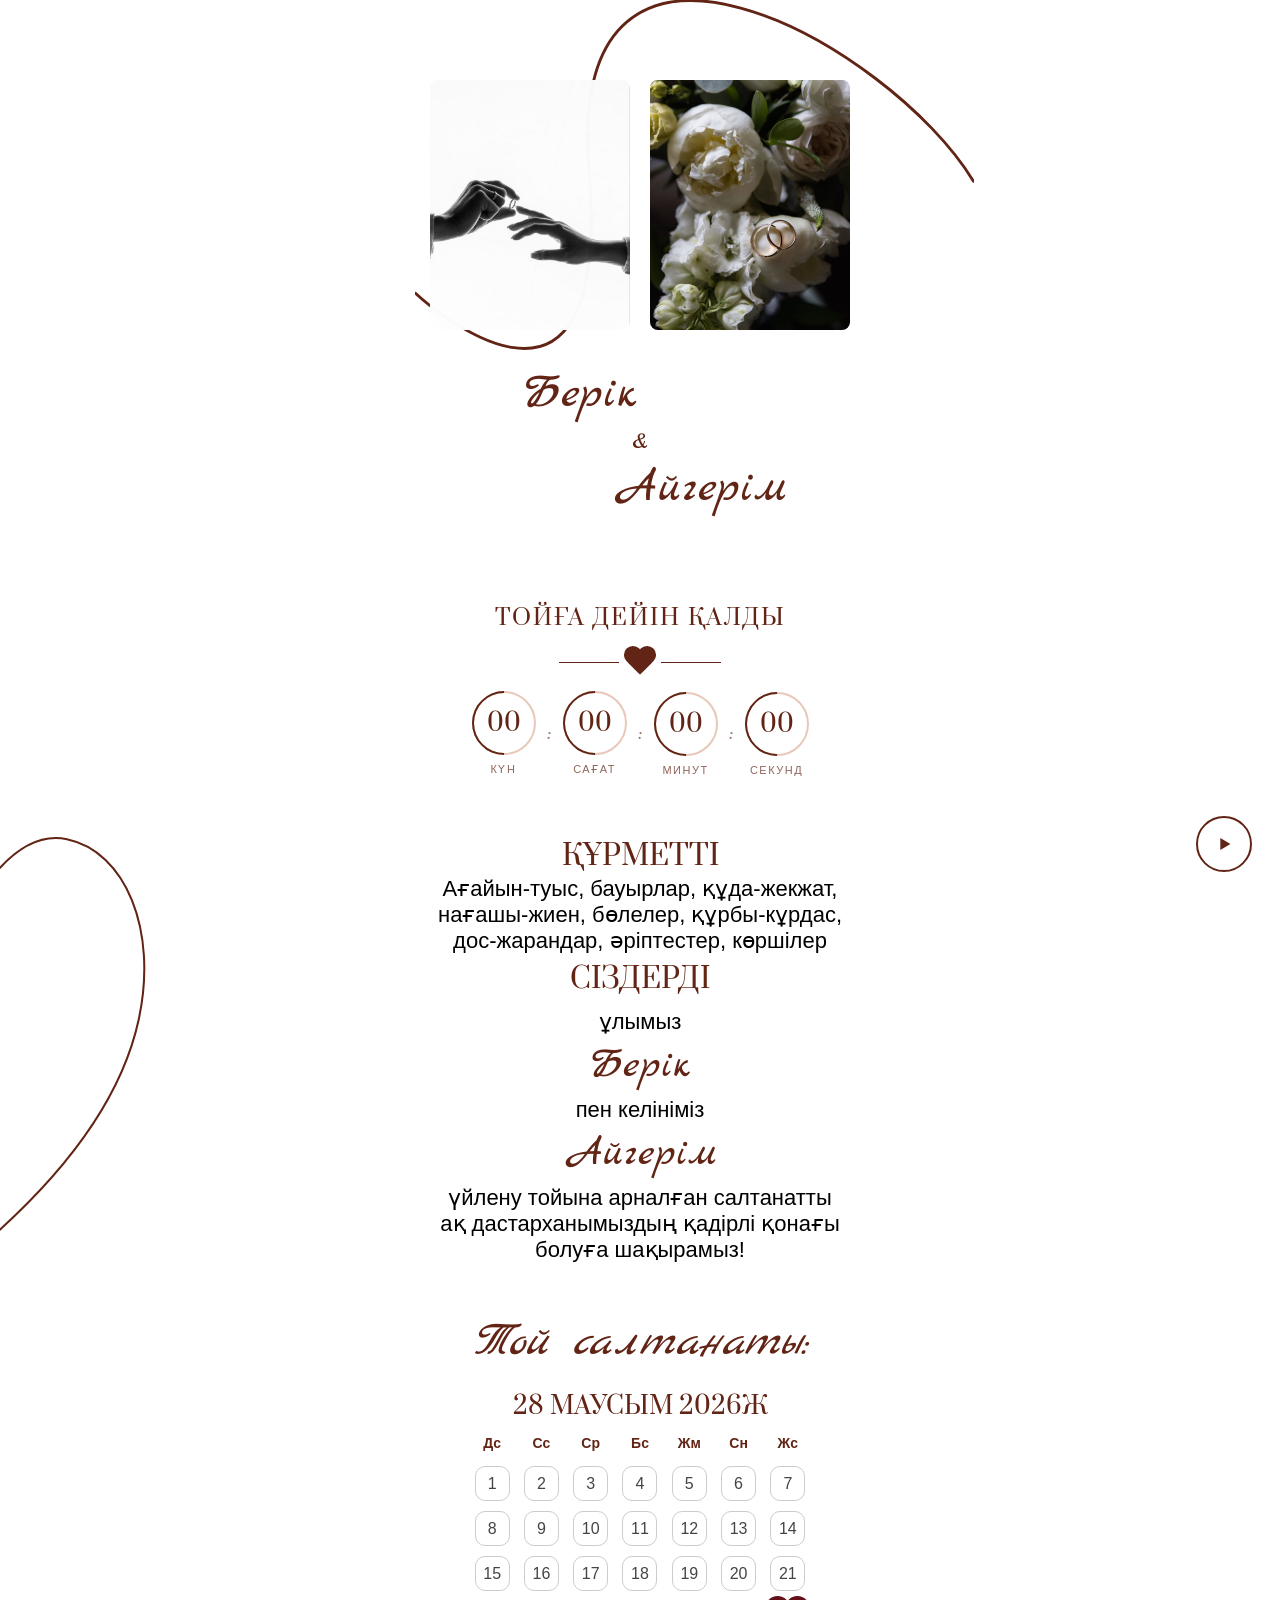
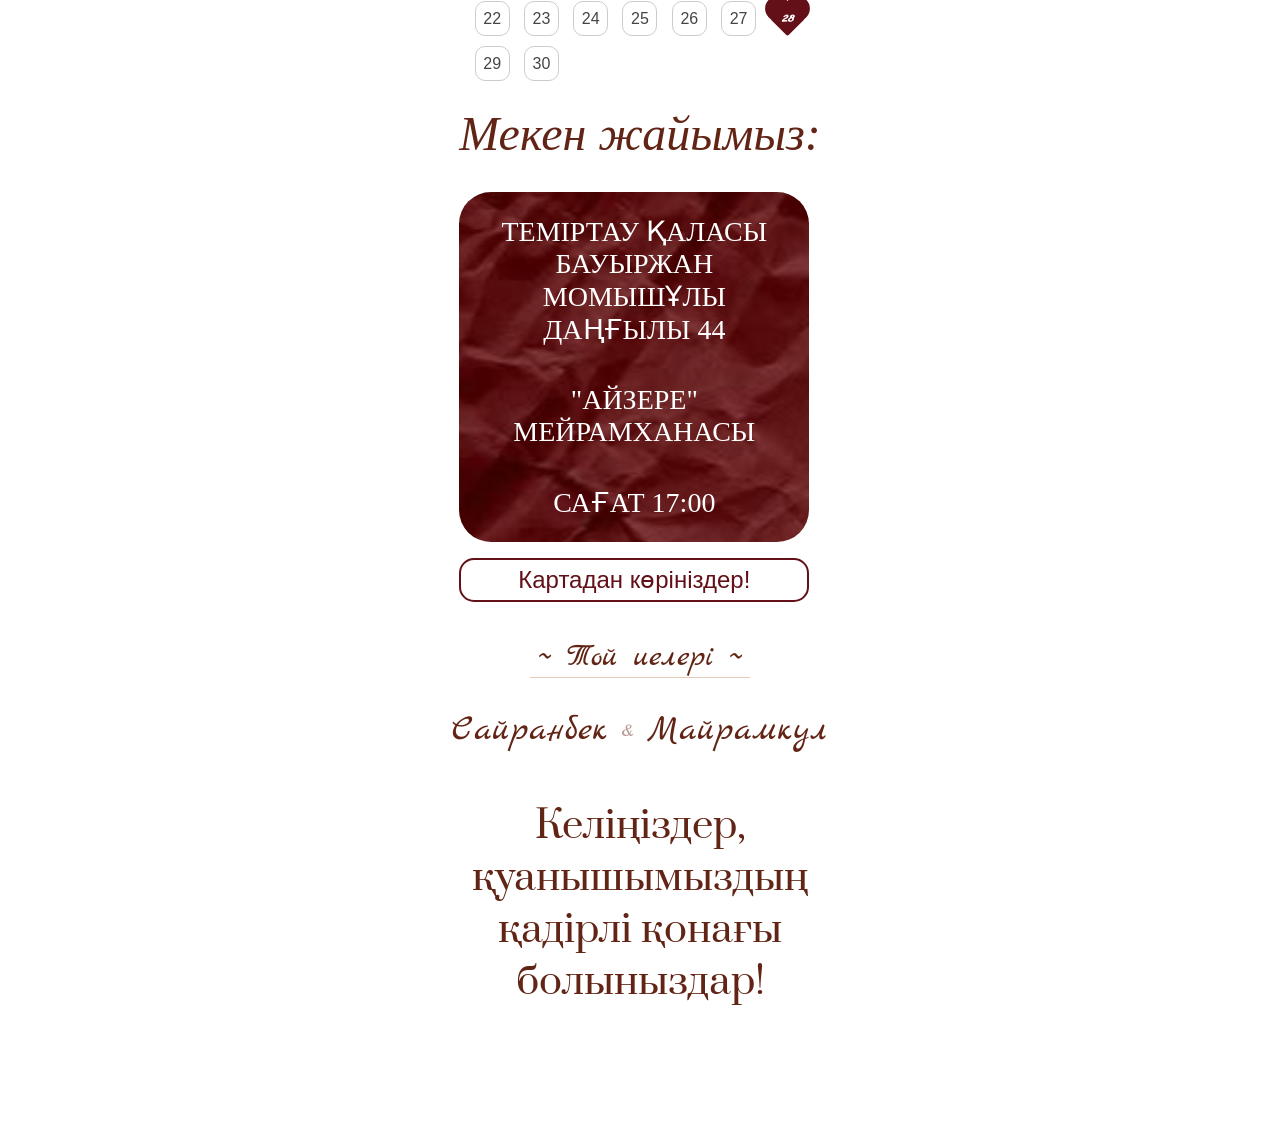
<file: index.html>
<!DOCTYPE html>
<html lang="kk">
<head>
    <meta charset="UTF-8">
    <meta name="viewport" content="width=device-width, initial-scale=1.0">
    <link rel="stylesheet" href="./styles/style.css">
    <link rel="preconnect" href="https://fonts.googleapis.com">
    <link rel="preconnect" href="https://fonts.gstatic.com" crossorigin>
    <link href="https://fonts.googleapis.com/css2?family=Marck+Script&family=Prata&display=swap" rel="stylesheet">

    <meta property="og:title" content="Берік ж/е Айгерім үйлену тойы" />
    <meta property="og:description" content="Берік ж/е Айгерім үйлену тойына шақырту! 28 маусым сағат 17:00 Теміртау қаласы  Бауыржан Момышұлы даңғылы 44 Айзере мейрамханасы  " />
    <meta property="og:image" content="https://bukhashov.github.io/shaqyrtu/image/123.jpg" />
    <meta property="og:image:width" content="1200" />
    <meta property="og:image:height" content="630" />
    <meta property="og:url" content="https://bukhashov.github.io/shaqyrtu/" />
    <meta property="og:type" content="website" />



    <title>Берік ж/е Айгерім үйлену тойы</title>
</head>
<body>
    <div class="container">
        <header>

            <div class="header-line">
                <svg xmlns="http://www.w3.org/2000/svg" width="100%" height="350" viewBox="0 0 390 244" fill="none">
                    <path class="animated-path" d="M0.339775 204.411C0.339775 204.411 138.794 333.874 121.34 118.411C103.886 -97.0528 331.521 30.4291 389.34 126.411" stroke="black"/>
                </svg>
            </div>

            <div class="header-images-corusel">
                <img src="./image/header_image_!.jpg" alt="Image 1" class="header-image-corusel active">
                <img src="./image/header_image_2.jpg" alt="Image 2" class="header-image-corusel">
            </div>
        </header>
        <section class="main">
            <div class="header-text">
                <div class="header_berik">Берік</div>
                <div class="header_and">&</div>
                <div class="header_aygirim">Айгерім</div>
            </div>

        </section>

         <!-- ═══════════════════════════════════════
     COUNTDOWN SECTION — обратный отсчёт
     ═══════════════════════════════════════ -->
    <section class="countdown-section">
        <div class="countdown-title">Тойға дейін қалды</div>
        <div class="countdown-divider">
            <span class="countdown-line"></span>
            <span class="countdown-heart"></span>
            <span class="countdown-line"></span>
        </div>
        <div class="countdown-blocks">
            <div class="countdown-block">
                <div class="countdown-ring-wrap">
                    <div class="countdown-ring-bg"></div>
                    <div class="countdown-ring-fill" id="ring-d"></div>
                    <span class="countdown-num" id="days">--</span>
                </div>
                <span class="countdown-label">Күн</span>
            </div>
            <span class="countdown-sep">:</span>
            <div class="countdown-block">
                <div class="countdown-ring-wrap">
                    <div class="countdown-ring-bg"></div>
                    <div class="countdown-ring-fill" id="ring-h"></div>
                    <span class="countdown-num" id="hours">--</span>
                </div>
                <span class="countdown-label">Сағат</span>
            </div>
            <span class="countdown-sep">:</span>
            <div class="countdown-block">
                <div class="countdown-ring-wrap">
                    <div class="countdown-ring-bg"></div>
                    <div class="countdown-ring-fill" id="ring-m"></div>
                    <span class="countdown-num" id="minutes">--</span>
                </div>
                <span class="countdown-label">Минут</span>
            </div>
            <span class="countdown-sep">:</span>
            <div class="countdown-block">
                <div class="countdown-ring-wrap">
                    <div class="countdown-ring-bg"></div>
                    <div class="countdown-ring-fill" id="ring-s"></div>
                    <span class="countdown-num" id="seconds">--</span>
                </div>
                <span class="countdown-label">Секунд</span>
            </div>
        </div>
    </section>

        <section class="main_content">
            <div class="main_content__qurmetti">
                <div class="main_content__qurmetti_title">Құрметті</div>
                <div class="main_content__qurmetti_message__text">Ағайын-туыс, бауырлар, құда-жекжат, нағашы-жиен, бөлелер, құрбы-кұрдас, дос-жарандар, әріптестер, көршілер</div>
                <!--
                    JS replaces "Қонақтар!" with the guest's name.
                    Priority:
                      1. ?name=Айдар  (URL query param)
                      2. API lookup by telegram_id  (?tg=123456)
                      3. Fallback → "Қонақтар!"
                -->
                <div class="main_content__qurmetti_username">Сіздерді</div>
            </div>
            <div class="main_content__qurmetti_message">
                <div class="main_content__qurmetti_message__text">ұлымыз</div>
                <div class="main_content__qurmetti_message__username">Берік</div>
                <div class="main_content__qurmetti_message__text">пен келініміз</div>
                <div class="main_content__qurmetti_message__username">Айгерім</div>
                <div class="main_content__qurmetti_message__text">үйлену тойына арналған салтанатты ақ дастарханымыздың қадірлі қонағы болуға шақырамыз!</div>
            </div>
            
            <div class="main_content__qurmetti_line">
                <svg class="main_content__qurmetti_line__animated-svg" viewBox="0 0 216 414" fill="none" xmlns="http://www.w3.org/2000/svg">
                    <path class="main_content__qurmetti_line__path" d="M12.5 132.5C28.1667 87.8333 73.1 1.1 130.5 13C187.9 24.9 220 102 201 190C182 278 116 350.5 59.5 401" />
                </svg>
            </div>
        </section>

        <section class="wedding-calendar-section">
            <div class="wedding-calendar">
            <div class="calendar-month">Той салтанаты: </div>
            <div class="calendar-date">28 Маусым 2026ж</div>
            
            <div class="calendar-grid">
                <div class="weekday">Дс</div>
                <div class="weekday">Сс</div>
                <div class="weekday">Ср</div>
                <div class="weekday">Бс</div>
                <div class="weekday">Жм</div>
                <div class="weekday">Сн</div>
                <div class="weekday">Жс</div>

                <div class="day-box">1</div>
                <div class="day-box">2</div>
                <div class="day-box">3</div>
                <div class="day-box">4</div>
                <div class="day-box">5</div>
                <div class="day-box">6</div>
                <div class="day-box">7</div>
                <div class="day-box">8</div>
                <div class="day-box">9</div>
                <div class="day-box">10</div>
                <div class="day-box">11</div>
                <div class="day-box">12</div>
                <div class="day-box">13</div>
                <div class="day-box">14</div>
                <div class="day-box">15</div>
                <div class="day-box">16</div>
                <div class="day-box">17</div>
                <div class="day-box">18</div>
                <div class="day-box">19</div>
                <div class="day-box">20</div>
                <div class="day-box">21</div>
                <div class="day-box">22</div>
                <div class="day-box">23</div>
                <div class="day-box">24</div>
                <div class="day-box">25</div>
                <div class="day-box">26</div>
                <div class="day-box">27</div>
                <div class="day-heart-container">
                    <div class="day-heart">
                        <span>28</span>
                    </div>
                </div>
                <div class="day-box">29</div>
                <div class="day-box">30</div>
            </div>
        </div>
        </section>

       

        <section class="restoran-section">
            <div class="calendar-month">Мекен жайымыз: </div>
            <div class="restoran-section-image">
                <div class="restoran-section__content">
                    <div>Теміртау қаласы Бауыржан Момышұлы даңғылы 44</div>
                    <div>"Айзере"<br> мейрамханасы</div>
                    <div>сағат 17:00</div>
                </div>
            </div>
            <div class="restoran-section-map">
                <a href="https://2gis.kz/karaganda/firm/70000001097606904/72.977567%2C50.056205?m=72.97813%2C50.056231%2F18.84">Картадан көрініздер!</a>
            </div>
        </section>
        <!-- ═══════════════════════════════════════
     ТОЙ ИЕЛЕРІ
     ═══════════════════════════════════════ -->

     <section class="toy-ieleri">
        <div class="v-tag">
            <div class="v1-ornament">~ Той иелері ~</div>
            <div class="v1-line"></div>
        </div>
        
        <div class="v1-names">
            <div class="v1-name">Сайранбек</div>
            <div class="v1-amp">&</div>
            <div class="v1-name">Майрамкул</div>
        </div>

        <div class="toy-ieleri_q">
            Келіңіздер, қуанышымыздың қадірлі қонағы болыныздар!
        </div>
     </section>

        <!-- ═══════════════════════════════════════
     MUSIC PLAYER — плавающая кнопка
     ═══════════════════════════════════════ -->
<div class="music-player" id="music-player">
    <div class="music-player__rings">
        <div class="music-player__ring music-player__ring--1"></div>
        <div class="music-player__ring music-player__ring--2"></div>
    </div>

    <svg class="music-player__icon" id="music-icon-play" viewBox="0 0 24 24" fill="none">
        <path d="M8 5.5v13l11-6.5L8 5.5z" fill="#612415"/>
    </svg>
    <svg class="music-player__icon" id="music-icon-pause" viewBox="0 0 24 24" fill="none" style="display:none">
        <rect x="6" y="5" width="4" height="14" rx="1.5" fill="#612415"/>
        <rect x="14" y="5" width="4" height="14" rx="1.5" fill="#612415"/>
    </svg>

    <div class="music-player__bars" id="music-bars">
        <span class="music-player__bar"></span>
        <span class="music-player__bar"></span>
        <span class="music-player__bar"></span>
        <span class="music-player__bar"></span>
        <span class="music-player__bar"></span>
    </div>
</div>

<!-- замените src на путь к вашему MP3 файлу -->
<audio id="bg-audio" loop>
    <source src="./music/1720715285_algyt-a-kjlek.mp3" type="audio/mpeg">
</audio>
        
    </div>
</body>

<script>
    // ═══════════════════════════════════════════════════════
    // GUEST NAME — replace "Қонақтар!" with actual name
    //
    //  How to send personalised links from the bot:
    //    https://your-site.com/?name=Айдар
    //    https://your-site.com/?name=Айдар&tg=123456   (also passes telegram_id)
    //
    //  Priority:
    //    1. ?name=   URL param  →  use directly (fastest, no API call needed)
    //    2. ?tg=     URL param  →  fetch name from API by telegram_id
    //    3. No params           →  keep default "Қонақтар!"
    // ═══════════════════════════════════════════════════════

    const API_BASE = "http://localhost:8000";   // ← change to your server URL in production

    async function resolveGuestName() {
        const params = new URLSearchParams(window.location.search);
        const nameEl = document.getElementById("guest-name");

        // ── 1. Direct name in URL ─────────────────────────
        const nameParam = params.get("name");
        if (nameParam) {
            nameEl.textContent = decodeURIComponent(nameParam) + "!";
            return;
        }

        // ── 2. Lookup by telegram_id via API ──────────────
        const tgId = params.get("tg");
        if (tgId) {
            try {
                const res  = await fetch(`${API_BASE}/guests?tg_id=${encodeURIComponent(tgId)}`);
                if (res.ok) {
                    const data = await res.json();
                    // Find the guest matching this telegram_id
                    const guest = data.guests.find(g => String(g.telegram_id) === String(tgId));
                    if (guest && guest.name) {
                        nameEl.textContent = guest.name + "!";
                        return;
                    }
                }
            } catch (err) {
                console.warn("API қолжетімді емес, default мән пайдаланылады.", err);
            }
        }

        // ── 3. Fallback ───────────────────────────────────
        nameEl.textContent = "Қонақтар!";
    }

    resolveGuestName();


    // ═══════════════════════════════════════════════════════
    // Observer 1: SVG line — qurmetti section
    // ═══════════════════════════════════════════════════════
    const observer = new IntersectionObserver((entries) => {
        entries.forEach(entry => {
            if (entry.isIntersecting) {
                entry.target.classList.add('is-active');
            } else {
                entry.target.classList.remove('is-active');
            }
        });
    }, { threshold: 0.1 });

    const path = document.querySelector('.main_content__qurmetti_line__path');
    observer.observe(path);

    // ═══════════════════════════════════════════════════════
    // Observer 2: Fade-in text — qurmetti message
    // ═══════════════════════════════════════════════════════
    const observer2 = new IntersectionObserver((entries) => {
        entries.forEach((entry) => {
            if (entry.isIntersecting) {
                entry.target.classList.add('element-show');
            }
        });
    }, { threshold: 0.2 });

    document.querySelectorAll('.main_content__qurmetti, .main_content__qurmetti_message')
            .forEach((el) => observer2.observe(el));

    // ═══════════════════════════════════════════════════════
    // Observer 3: Restoran section slide-in
    // ═══════════════════════════════════════════════════════
    const restoranObserver = new IntersectionObserver((entries) => {
        entries.forEach(entry => {
            if (entry.isIntersecting) {
                entry.target.classList.add('in-view');
                restoranObserver.unobserve(entry.target);
            }
        });
    }, { threshold: 0.15 });

    const restoranSection = document.querySelector('.restoran-section');
    restoranSection && restoranObserver.observe(restoranSection);


    // ═══════════════════════════════════════════════════════
// Countdown — обратный отсчёт до 28 июня 2026, 18:00
// ═══════════════════════════════════════════════════════

function setRing(id, val, max) {
    const el = document.getElementById(id);
    if (!el) return;
    const deg = 360 * (val / max);
    el.style.transform = `rotate(${deg - 45}deg)`;
}

function tickCountdown() {
    const wedding = new Date('2026-06-28T18:00:00');
    const now = new Date();
    const diff = wedding - now;
    if (diff <= 0) {
        ['days','hours','minutes','seconds'].forEach(id => {
            document.getElementById(id).textContent = '00';
        });
        return;
    }
    const d = Math.floor(diff / 86400000);
    const h = Math.floor((diff % 86400000) / 3600000);
    const m = Math.floor((diff % 3600000) / 60000);
    const s = Math.floor((diff % 60000) / 1000);

    document.getElementById('days').textContent    = String(d).padStart(2, '0');
    document.getElementById('hours').textContent   = String(h).padStart(2, '0');
    document.getElementById('minutes').textContent = String(m).padStart(2, '0');
    document.getElementById('seconds').textContent = String(s).padStart(2, '0');

    setRing('ring-d', d % 365, 365);
    setRing('ring-h', h, 24);
    setRing('ring-m', m, 60);
    setRing('ring-s', s, 60);
}

    tickCountdown();
    setInterval(tickCountdown, 1000);

    // IntersectionObserver для анимации появления
    const countdownObserver = new IntersectionObserver((entries) => {
        entries.forEach(entry => {
            if (entry.isIntersecting) {
                entry.target.classList.add('in-view');
                countdownObserver.unobserve(entry.target);
            }
        });
    }, { threshold: 0.15 });

    const countdownSection = document.querySelector('.countdown-section');
    countdownSection && countdownObserver.observe(countdownSection);

    // ═══════════════════════════════════════════════════════
// Music player
// ═══════════════════════════════════════════════════════
(function () {
    const player = document.getElementById('music-player');
    const audio  = document.getElementById('bg-audio');
    if (!player || !audio) return;

    let isPlaying = false;

    player.addEventListener('click', function () {
        isPlaying ? pause() : play();
    });

    function play() {
        audio.play().then(() => {
            isPlaying = true;
            player.classList.add('is-playing');
            document.getElementById('music-icon-play').style.display  = 'none';
            document.getElementById('music-icon-pause').style.display = 'block';
        }).catch(() => {});
    }

    function pause() {
        audio.pause();
        isPlaying = false;
        player.classList.remove('is-playing');
        document.getElementById('music-icon-play').style.display  = 'block';
        document.getElementById('music-icon-pause').style.display = 'none';
    }
})();

const GUESTS_LIST = {
        // Класстастар
            "1": "Бағдаулет және Сәттігүл",
            "2": "Алишер және Лаура",
            "3" : "Алмас",
            "4" : "Асылжан",
            "5" : "Асыл",
            "6" : "Азамат",
            "7" : "Нұрқасым",
            "8" : "Талғат",
            
            "9" : "Нұрсұлтан және Ұлжан",
            "10" : "Жаңылай",
            "11" : "Мунира",
            "12" : "Талат және Меруерт",
            "13" : "Ахмет",
        // Үйдегілер
            "14" : "Манас және Ақтоты",
            "15" : "Нұрдос және Улжан",

        // Жұмыс        
        // Келіннің колегалары

       
};

async function updateGuestName() {
    const urlParams = new URLSearchParams(window.location.search);
    const guestId = urlParams.get('id');
    const guestElement = document.getElementById('guest-name');

    if (guestId && GUESTS_LIST[guestId]) {
        guestElement.textContent = GUESTS_LIST[guestId];
    }
}

updateGuestName();



</script>
</html>
</file>
<file: styles/style.css>
/* =============================================
   CSS-ПЕРЕМЕННЫЕ
   ============================================= */
:root {
   --line-color: #612415;
   --line-width: 2px;
   --animation-duration: 3s;
   --carousel-speed: 1.5s;

    --gap: 20px;
    --transition-speed: 0.6s;

    --text-color: #612415;

    --bg-color: #1a1a1a;

    --line-length: 1000; 

    --anim-duration: 2.5s;
    --anim-timing: ease-in-out;
            
    --svg-size: 220px;
}


/* =============================================
   СБРОС И БАЗОВЫЕ СТИЛИ
   ============================================= */

*, *::before, *::after {
    box-sizing: border-box;
    margin: 0;
    padding: 0;
}

body {
    width: 100%;
    min-height: 100vh;
    display: flex;
    justify-content: center;
    background-color: #fff;
}

.container{
    max-width: 480px;
    width: 450px;
    margin: auto;
    font-size: 18px;
    overflow: hidden;
}

.header {
    width: 100%;
    position: relative;
    display: flex;
    justify-content: center;
    align-items: center;
    padding-top: 50px;
}

.header-line {
    position: absolute;
    top: 0;
    z-index: -1;
}
.animated-path {
    stroke-dasharray: 1000;
    stroke-dashoffset: 1000;
    animation: draw var(--animation-duration) ease-in-out forwards;
    stroke: var(--line-color);
    stroke-width: var(--line-width);
    fill: none;
    stroke-linecap: round;
}

@keyframes draw {
    to { stroke-dashoffset: 0; }
}

.header-images-corusel {
    padding-top: 80px;
    display: flex;
    justify-content: center;
    position: relative;
    width: 100%;
    overflow: hidden;
}

.header-image-corusel {
    width: 200px;
    height: 250px;
    margin: 0 10px;
    border-radius: 8px;
    object-fit: cover;
    opacity: 0.99;
}


/* header-text */
.header-text {
    display: grid;
    justify-self: start;
    width: 100%;
    margin-top: 35px;
    margin-bottom: 35px;
    animation: fadeInUp 1.8s ease-out forwards;
}
.header_berik {
    font-size: 48px;
    font-family: "Marck Script", cursive;
    text-align: center;
    padding-right: 120px;
    color: var(--text-color)
}
.header_and {
    display: flex;
    font-size: 28px;
    font-family: "Marck Script", cursive;
    text-align: center;
    color: var(--text-color);
    justify-content: center;
    animation: heartbeat 1.5s infinite;
}

.header_aygirim {
    font-size: 48px;
    font-family: "Marck Script", cursive;
    text-align: center;
    padding-left: 120px;
    color: var(--text-color)
}
.main__data {
    margin: 8px 0;
    display: flex;
    justify-content: center;
}
.main__data > div {
    font-family:'Segoe UI', Tahoma, Geneva, Verdana, sans-serif;
    font-size: 24px;
    color: #000000;
}

.main_content {
    display: grid;
}
.main_content__qurmetti {
    margin-top: 8px;
    margin-bottom: 8px;
    display: grid;
    justify-content: center;
    font-family: "Prata", serif;
    font-size: 28px;
    color: #612415;
    font-weight: 400;
    animation: blurFade 1.5s ease-out forwards;
}
.main_content__qurmetti_title {
    padding-top: 3px;
    padding-bottom: 1px;
    text-transform: uppercase;
    text-align: center;
}
.main_content__qurmetti_username {
    padding-top: 1px;
    padding-bottom: 3px;
    margin-top: 5px;
    text-transform: uppercase;
    text-align: center;
}

.main_content__qurmetti_message {
    display: grid;
    justify-content: center;
    opacity: 0;
    filter: blur(10px);
    transform: scale(0.95);
    transition: all 1.5s ease-out;
}
.element-show {
    opacity: 1;
    filter: blur(0);
    transform: scale(1);
}
.main_content__qurmetti_message.element-show {
    transition-delay: 0.8s;
}

.main_content__qurmetti_message__username {
    display: inline-block;
    font-family: "Marck Script", cursive;
    font-size: 42px;
    color: var(--text-color);
    margin: 5px 5px;
    text-align: center;
}

.main_content__qurmetti_message__text {
    padding-right: 15px;
    padding-left: 15px;
    display: inline-block;
    font-family:'Segoe UI', Tahoma, Geneva, Verdana, sans-serif;
    font-size: 22px;
    color: #000000;
    margin: 0 5px;
    text-align: center;
}

.main_content__qurmetti_line{
    position: absolute;
    z-index: -1;
    left: -66px;
}

.main_content__qurmetti_line__animated-svg {
    width: var(--svg-size);
    height: auto;
    overflow: visible;
}
.main_content__qurmetti_line__path{
    stroke: var(--line-color);
    stroke-width: var(--line-width);
    stroke-dasharray: var(--line-length);
    stroke-dashoffset: var(--line-length);
    stroke-linecap: round;
    fill: none;
    transition: stroke-dashoffset var(--anim-duration) var(--anim-timing);
}

.main_content__qurmetti_line__path.is-active {
    stroke-dashoffset: 0;
}

/* wedding calendar section */
.wedding-calendar-section {
    display: grid; 
    justify-content: center;
    margin-top: 50px;
}
.wedding-calendar {
    text-align: center;
    font-family: "Marck Script", cursive;
    color: var(--text-color);
}
.calendar-month {
    font-size: 48px;
    font-style: italic;
    margin-bottom: 15px;
    color: var(--text-color);
    text-align: center;
}

.calendar-days {
    display: flex;
    justify-content: center;
    align-items: center;
    padding-bottom: 8px;
    padding-top: 8px;
    gap: 18px;
}

.day-box {
    width: 45px;
    height: 45px;
    border: 1px solid #ccc;
    border-radius: 10px;
    display: flex;
    align-items: center;
    justify-content: center;
    font-size: 18px;
    color: #888;
}

.day-heart {
    position: relative;
    width: 42px;
    height: 42px;
    background-color: #631018;
    transform: rotate(-48deg);
    border-radius: 2px;
    display: flex;
    align-items: center;
    justify-content: center;
    margin: 0 5px;
}

.day-heart::before,
.day-heart::after {
    content: "";
    position: absolute;
    width: 42px;
    height: 42px;
    background-color: #631018;
    border-radius: 50%;
}

.day-heart::before {
    top: -25px;
    left: 0;
}

.day-heart::after {
    top: 0;
    right: -25px;
}

.day-heart span {
    position: relative;
    z-index: 1;
    transform: rotate(45deg);
    color: white;
    font-size: 18px;
    font-weight: bold;
}

.wedding-calendar-line-curve {
    width: 180px;
    height: auto;
    z-index: -1;
}

.wedding-calendar-line-curve-path {
    fill: none;
    stroke: #631018;
    stroke-width: 2;
    stroke-linecap: round;
    animation: pulsate 2s infinite ease-in-out;
}

/* =============================================
   RESTORAN SECTION — АНИМАЦИИ
   ============================================= */

.restoran-section {
    display: grid;
    justify-content: center;
    width: 100%;
    gap: 16px;

    /* Начальное состояние — скрыто */
    opacity: 0;
    transform: translateY(40px);
    transition: opacity 0.8s ease-out, transform 0.8s ease-out;
}

/* Когда попадает в viewport */
.restoran-section.in-view {
    opacity: 1;
    transform: translateY(0);
}

.restoran-section-image {
    width: 350px;
    height: 350px;
    display: flex;
    justify-content: center;
    background-image: url(../image/красный.png);
    border-radius: 32px;

    /* Zoom-in при появлении */
    transform: scale(0.92);
    transition: transform 0.9s ease-out 0.2s;
}

.restoran-section.in-view .restoran-section-image {
    transform: scale(1);
}

/* Текст внутри карточки */
.restoran-section__content {
    padding: 8px 16px;
    display: grid;
    justify-content: center;
    align-items: center;
    font-size: 28px;
    gap: 8px;
}

.restoran-section__content > div {
    color: #ffffff;
    text-align: center;
    text-transform: uppercase;
    text-wrap: wrap;

    opacity: 0;
    transform: translateY(12px);
    transition: opacity 0.6s ease-out, transform 0.6s ease-out;
}

/* Каждый div появляется с задержкой */
.restoran-section.in-view .restoran-section__content > div:nth-child(1) {
    opacity: 1;
    transform: translateY(0);
    transition-delay: 0.5s;
}
.restoran-section.in-view .restoran-section__content > div:nth-child(2) {
    opacity: 1;
    transform: translateY(0);
    transition-delay: 0.75s;
}
.restoran-section.in-view .restoran-section__content > div:nth-child(3) {
    opacity: 1;
    transform: translateY(0);
    transition-delay: 1s;
}

/* Кнопка карты */
.restoran-section-map {
    width: 350px;
    height: 44px;
    display: flex;
    justify-content: center;
    border-color: #631018;
    border-width: 2px;
    border-style: solid;
    border-radius: 15px;

    opacity: 0;
    transform: translateY(10px);
    transition: opacity 0.6s ease-out 1.2s, transform 0.6s ease-out 1.2s,
                background-color 0.3s ease;
    animation: none;
}

.restoran-section.in-view .restoran-section-map {
    opacity: 1;
    transform: translateY(0);
    animation: mapPulse 2s ease-in-out 1.8s infinite;
}

.restoran-section-map > a {
    padding: 4px 8px;
    color: #631018;
    font-family: 'Segoe UI', Tahoma, Geneva, Verdana, sans-serif;
    font-size: 24px;
    text-decoration: none;
    display: flex;
    align-items: center;
    transition: color 0.3s ease;
}

.restoran-section-map:hover {
    background-color: #631018;
    animation: none;
}

.restoran-section-map:hover > a {
    color: #ffffff;
}

@keyframes mapPulse {
    0%   { box-shadow: 0 0 0 0 rgba(99, 16, 24, 0.4); }
    50%  { box-shadow: 0 0 0 8px rgba(99, 16, 24, 0); }
    100% { box-shadow: 0 0 0 0 rgba(99, 16, 24, 0); }
}

/* =============================================
   ОБЩИЕ АНИМАЦИИ
   ============================================= */

@keyframes fadeInUp {
    from {
        opacity: 0;
        transform: translateY(20px);
    }
    to {
        opacity: 1;
        transform: translateY(0);
    }
}

@keyframes heartbeat {
    0% { transform: scale(1); }
    15% { transform: scale(1.3); }
    30% { transform: scale(1); }
    45% { transform: scale(1.15); }
    60% { transform: scale(1); }
}

.line-path {
    filter: drop-shadow(0 0 5px var(--line-color));
}

@keyframes blurFade {
    from {
        filter: blur(10px);
        opacity: 0;
        transform: scale(0.95);
    }
    to {
        filter: blur(0);
        opacity: 1;
        transform: scale(1);
    }
}

/* Контейнер сетки */
.calendar-grid {
    display: grid;
    grid-template-columns: repeat(7, 1fr);
    gap: 10px;
    justify-items: center;
    align-items: center;
    max-width: 350px;
    margin: 0 auto;
}

.weekday {
    font-family: 'Segoe UI', sans-serif;
    font-size: 14px;
    font-weight: bold;
    color: var(--text-color);
    margin-bottom: 5px;
}

.day-box {
    width: 35px;
    height: 35px;
    display: flex;
    align-items: center;
    justify-content: center;
    font-size: 16px;
    font-family: 'Segoe UI', sans-serif;
    color: #444;
}

.day-heart-container {
    display: flex;
    align-items: center;
    justify-content: center;
    width: 35px;
    height: 35px;
}

.day-heart {
    position: relative;
    width: 25px;
    height: 25px;
    background-color: #631018;
    transform: rotate(-45deg);
    border-radius: 2px;
    display: flex;
    align-items: center;
    justify-content: center;
}

.day-heart::before,
.day-heart::after {
    content: "";
    position: absolute;
    width: 25px;
    height: 25px;
    background-color: #631018;
    border-radius: 50%;
}

.day-heart::before { top: -14px; left: 0; }
.day-heart::after { top: 0; right: -14px; }

.day-heart span {
    position: relative;
    z-index: 1;
    transform: rotate(45deg);
    color: white;
    font-size: 14px;
    font-weight: bold;
}

.calendar-date {
    padding-top: 3px;
    padding-bottom: 12px;
    text-transform: uppercase;
    text-align: center;
    font-size: 24px;
    color: var(--text-color);
    font-family: "Prata", serif;
}

/* =============================================
   COUNTDOWN SECTION
   ============================================= */

.countdown-section {
    display: flex;
    flex-direction: column;
    align-items: center;
    padding: 50px 20px;
    gap: 20px;

    opacity: 0;
    transform: translateY(20px);
    transition: opacity 0.9s ease-out, transform 0.9s ease-out;
}

.countdown-section.in-view {
    opacity: 1;
    transform: translateY(0);
}

.countdown-title {
    font-family: "Prata", serif;
    font-size: 22px;
    text-transform: uppercase;
    letter-spacing: 2px;
    text-align: center;
    color: var(--text-color);
}

.countdown-divider {
    display: flex;
    align-items: center;
    gap: 12px;
}

.countdown-line {
    display: block;
    width: 60px;
    height: 1px;
    background: var(--text-color);
}

.countdown-heart {
    position: relative;
    display: block;
    width: 18px;
    height: 18px;
    background: var(--text-color);
    transform: rotate(-45deg);
    border-radius: 1px;
    animation: heartbeat 1.5s infinite;
}
.countdown-heart::before,
.countdown-heart::after {
    content: '';
    position: absolute;
    width: 18px;
    height: 18px;
    background: var(--text-color);
    border-radius: 50%;
}
.countdown-heart::before { top: -10px; left: 0; }
.countdown-heart::after { top: 0; right: -10px; }

.countdown-blocks {
    display: flex;
    align-items: flex-end;
    gap: 12px;
    justify-content: center;
}

.countdown-block {
    display: flex;
    flex-direction: column;
    align-items: center;
    gap: 8px;
}

.countdown-ring-wrap {
    position: relative;
    width: 64px;
    height: 64px;
    display: flex;
    align-items: center;
    justify-content: center;
}

.countdown-ring-bg {
    position: absolute;
    inset: 0;
    border-radius: 50%;
    border: 2px solid #e8c8b8;
}

.countdown-ring-fill {
    position: absolute;
    inset: 0;
    border-radius: 50%;
    border: 2px solid var(--text-color);
    border-right-color: transparent;
    border-bottom-color: transparent;
    transform: rotate(-45deg);
    transition: transform 0.8s ease-in-out;
}

.countdown-num {
    font-family: "Prata", serif;
    font-size: 24px;
    color: var(--text-color);
    z-index: 1;
}

.countdown-label {
    font-family: 'Segoe UI', Tahoma, Geneva, Verdana, sans-serif;
    font-size: 11px;
    text-transform: uppercase;
    letter-spacing: 1.5px;
    color: var(--text-color);
    opacity: 0.7;
}

.countdown-sep {
    font-family: "Marck Script", cursive;
    font-size: 28px;
    color: var(--text-color);
    margin-bottom: 26px;
    opacity: 0.6;
}

/* =============================================
   MUSIC PLAYER — плавающая кнопка
   ============================================= */

.music-player {
    position: fixed;
    bottom: 28px;
    right: 28px;
    z-index: 100;

    width: 56px;
    height: 56px;
    border-radius: 50%;
    border: 2px solid #612415;
    background: rgba(255, 255, 255, 0.92);
    backdrop-filter: blur(6px);

    display: flex;
    align-items: center;
    justify-content: center;
    cursor: pointer;

    opacity: 0;
    transform: scale(0.8);
    animation: musicAppear 0.8s ease-out 1.5s forwards;
    transition: background 0.3s;
}

.music-player:hover {
    background: rgba(97, 36, 21, 0.08);
}

@keyframes musicAppear {
    to { opacity: 1; transform: scale(1); }
}

.music-player__icon {
    width: 22px;
    height: 22px;
    pointer-events: none;
}

/* Пульсирующие кольца */
.music-player__rings {
    position: absolute;
    inset: -2px;
    border-radius: 50%;
    pointer-events: none;
}

.music-player__ring {
    position: absolute;
    border-radius: 50%;
    border: 1.5px solid rgba(97, 36, 21, 0.3);
    opacity: 0;
}

.music-player__ring--1 { inset: -10px; }
.music-player__ring--2 { inset: -20px; }

.music-player.is-playing .music-player__ring--1 {
    animation: mpRipple 2s ease-out infinite;
}
.music-player.is-playing .music-player__ring--2 {
    animation: mpRipple 2s ease-out 0.5s infinite;
}

@keyframes mpRipple {
    0%   { opacity: 0.6; transform: scale(0.96); }
    100% { opacity: 0;   transform: scale(1.2); }
}

/* Полоски эквалайзера */
.music-player__bars {
    position: absolute;
    bottom: -22px;
    left: 50%;
    transform: translateX(-50%);
    display: flex;
    gap: 2px;
    align-items: flex-end;
    height: 14px;
    opacity: 0;
    transition: opacity 0.4s;
}

.music-player.is-playing .music-player__bars {
    opacity: 1;
}

.music-player__bar {
    display: block;
    width: 3px;
    height: 4px;
    background: #612415;
    border-radius: 2px;
    transform-origin: bottom;
}

.music-player.is-playing .music-player__bar:nth-child(1) { animation: mpBar1 0.8s ease-in-out infinite; }
.music-player.is-playing .music-player__bar:nth-child(2) { animation: mpBar2 0.9s ease-in-out infinite 0.1s; }
.music-player.is-playing .music-player__bar:nth-child(3) { animation: mpBar3 0.7s ease-in-out infinite 0.2s; }
.music-player.is-playing .music-player__bar:nth-child(4) { animation: mpBar2 1.0s ease-in-out infinite 0.05s; }
.music-player.is-playing .music-player__bar:nth-child(5) { animation: mpBar1 0.85s ease-in-out infinite 0.15s; }

@keyframes mpBar1 { 0%,100%{ height:3px } 50%{ height:12px } }
@keyframes mpBar2 { 0%,100%{ height:6px } 50%{ height:11px } }
@keyframes mpBar3 { 0%,100%{ height:10px } 50%{ height:3px } }


.restoran-section > .calendar-month {
    margin-top: 10px;
    margin-bottom: 15px;
    padding-top: 15px;
}

.v-tag {
    padding: 15px;
    display: grid;
    justify-content: center;
    
}

.v1-ornament { 
    font-family: 'Marck Script', cursive; 
    font-size: 32px; 
    color: #612415; 
    text-align: center;
    margin-top: 20px;   
}

.v1-line { 
    width: 220px; 
    height: 1px; 
    background: #e8c8b8; 
}

.v1-names { 
    padding: 15px;
    display: flex; 
    align-items: center;
    justify-content: center;
    gap: 14px; 
}

.v1-name { 
    font-family: 'Marck Script', cursive; 
    font-size: 36px; 
    color: #612415; 
}

.v1-amp { 
    font-family: 'Marck Script', cursive; 
    font-size: 22px; 
    color: #612415; 
    opacity: 0.45; 
}

.toy-ieleri_q {
    font-family: "Prata", serif;
    font-size: 38px;
    margin-top: 32px;
    margin-bottom: 120px;
    color: #612415;
    text-align: center;
    padding-left: 20px;
    padding-right: 20px;
    
}
</file>
